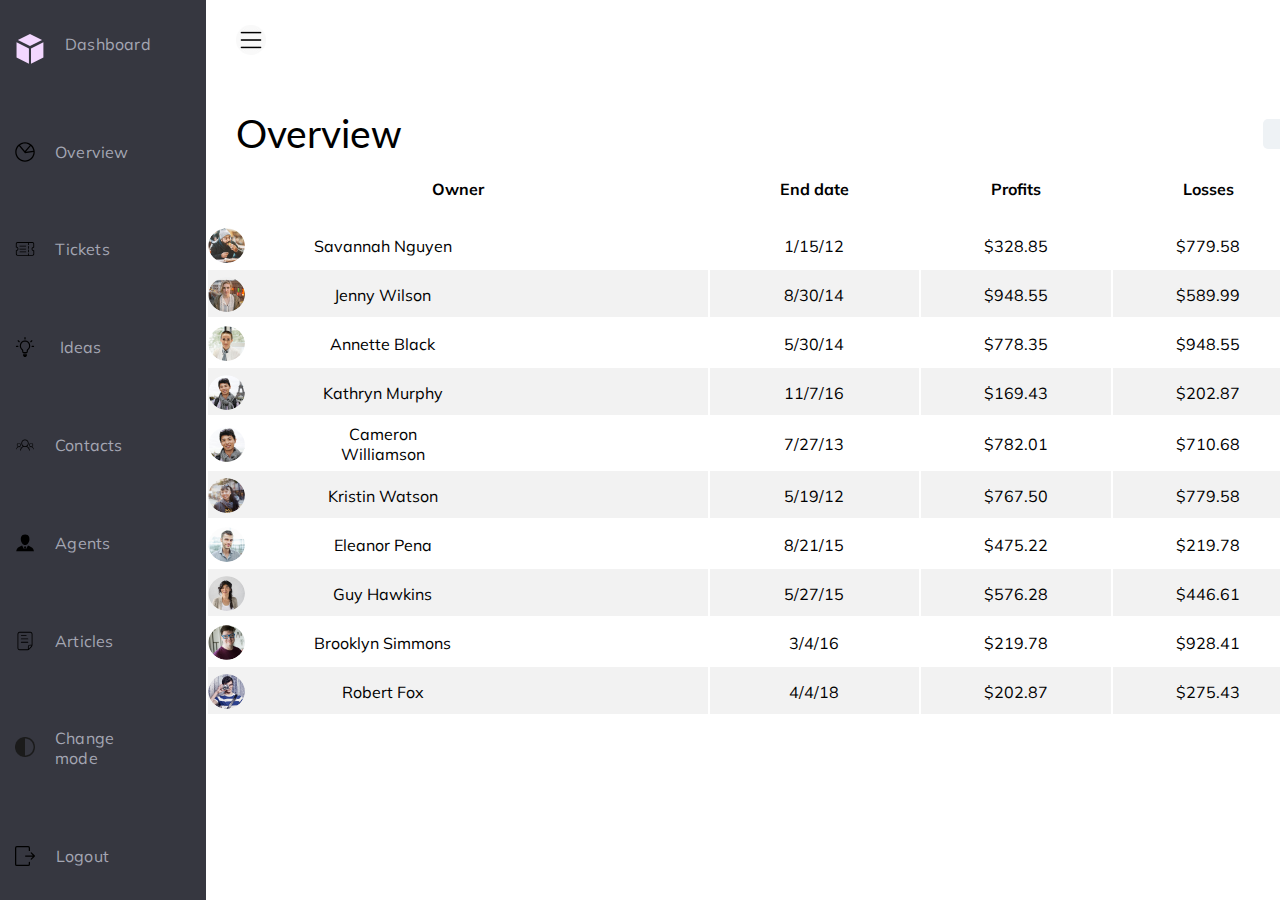
<file: index.html>
<!DOCTYPE html>
<html lang="en">
  <head>
    <meta charset="UTF-8" />
    <meta http-equiv="X-UA-Compatible" content="IE=edge" />
    <meta name="viewport" content="width=device-width, initial-scale=1.0" />
    <title>Dashboard</title>
    <link rel="stylesheet" href="./css/style.css" />
  </head>
  <body>
    <div class="dashboard">
      <aside class="aside">
        <div class="dash ower">
          <img src="./img/Logo.svg" alt="logo" />
          <span>Dashboard</span>
        </div>
        <div class="ower wiew">
          <img src="./img/overview-19.svg" alt="logo" /> <span>Overview</span>
        </div>
        <div class="ower tis">
          <img src="./img/ticket-12.svg" alt="ticket" /><span>Tickets</span>
        </div>
        <div class="idea ower">
          <img src="./img/idea-11.svg" alt="idea" /><span>Ideas</span>
        </div>
        <div class="contact ower">
          <img src="./img/contact-list-1.svg" alt="" /><span>Contacts</span>
        </div>
        <div class="agent ower">
          <img src="./img/agent-11.svg" alt="" /><span>Agents</span>
        </div>
        <div class="arti ower">
          <img src="./img/article-34.svg" alt="" /><span>Articles</span>
        </div>
        <div class="change ower switch">
          <button>
            <img class="switch" src="./img/dark.png" alt="theme-light-dark" />
          </button>
          <span>Change mode</span>
        </div>
        <div class="out ower">
          <img src="./img/logout-10.svg" alt="" /><span>Logout</span>
        </div>
      </aside>
      <div class="hamburger">
        <div class="hamb">
          <img src="./img/hamburg.png" alt="" />
          <div class="jon">
            <p>Jones Ferdinand</p>
            <img src="./img/Dashboard/header/avatar/man/m header.png" alt="" />
          </div>
        </div>
        <div class="ow">
          <p>Overview</p>
          <div class="div">
            <button id="btn"><img src="./img/Vector.svg" alt="" /></button>
            <button class="btn">Add</button>
          </div>
        </div>
        <table>
          <thead>
            <tr>
              <th>Owner</th>
              <th>End date</th>
              <th>Profits</th>
              <th>Losses</th>
              <th>Phone</th>
            </tr>
          </thead>
          <tbody>
            <tr>
              <td id="imgs">
                <img src="./img/Ellipse 1.png" alt="rasm" />
                <p>Savannah Nguyen</p>
              </td>
              <td>1/15/12</td>
              <td>$328.85</td>
              <td>$779.58</td>
              <td>(603) 555-0123</td>
            </tr>
            <tr>
              <td id="imgs">
                <img src="./img/Ellipse 2.png" alt="rasm" />
                <p>Jenny Wilson</p>
              </td>
              <td>8/30/14</td>
              <td>$948.55</td>
              <td>$589.99</td>
              <td>(629) 555-0129</td>
            </tr>
            <tr>
              <td id="imgs">
                <img src="./img/Ellipse 3.png" alt="rasm" />
                <p>Annette Black</p>
              </td>
              <td>5/30/14</td>
              <td>$778.35</td>
              <td>$948.55</td>
              <td>(308) 555-0121</td>
            </tr>
            <tr>
              <td id="imgs">
                <img src="./img/Ellipse 4.png" alt="rasm" />
                <p>Kathryn Murphy</p>
              </td>
              <td>11/7/16</td>
              <td>$169.43</td>
              <td>$202.87</td>
              <td>(302) 555-0107</td>
            </tr>
            <tr>
              <td id="imgs">
                <img src="./img/Ellipse 5.png" alt="rasm" />
                <p>Cameron Williamson</p>
              </td>
              <td>7/27/13</td>
              <td>$782.01</td>
              <td>$710.68</td>
              <td>(303) 555-0105</td>
            </tr>
            <tr>
              <td id="imgs">
                <img src="./img/Ellipse 6.png" alt="rasm" />
                <p>Kristin Watson</p>
              </td>
              <td>5/19/12</td>
              <td>$767.50</td>
              <td>$779.58</td>
              <td>(225) 555-0118</td>
            </tr>
            <tr>
              <td id="imgs">
                <img src="./img/Ellipse 7.png" alt="rasm" />
                <p>Eleanor Pena</p>
              </td>
              <td>8/21/15</td>
              <td>$475.22</td>
              <td>$219.78</td>
              <td>(205) 555-0100</td>
            </tr>
            <tr>
              <td id="imgs">
                <img src="./img/Ellipse 8.png" alt="rasm" />
                <p>Guy Hawkins</p>
              </td>
              <td>5/27/15</td>
              <td>$576.28</td>
              <td>$446.61</td>
              <td>(207) 555-0119</td>
            </tr>
            <tr>
              <td id="imgs">
                <img src="./img/Ellipse 9.png" alt="rasm" />
                <p>Brooklyn Simmons</p>
              </td>
              <td>3/4/16</td>
              <td>$219.78</td>
              <td>$928.41</td>
              <td>(201) 555-0124</td>
            </tr>
            <tr>
              <td id="imgs">
                <img src="./img/Ellipse 10.png" alt="rasm" />
                <p>Robert Fox</p>
              </td>
              <td>4/4/18</td>
              <td>$202.87</td>
              <td>$275.43</td>
              <td>(684) 555-0102</td>
            </tr>
          </tbody>
        </table>
      </div>
    </div>
    <script src="./js/main.js"></script>
  </body>
</html>
</file>
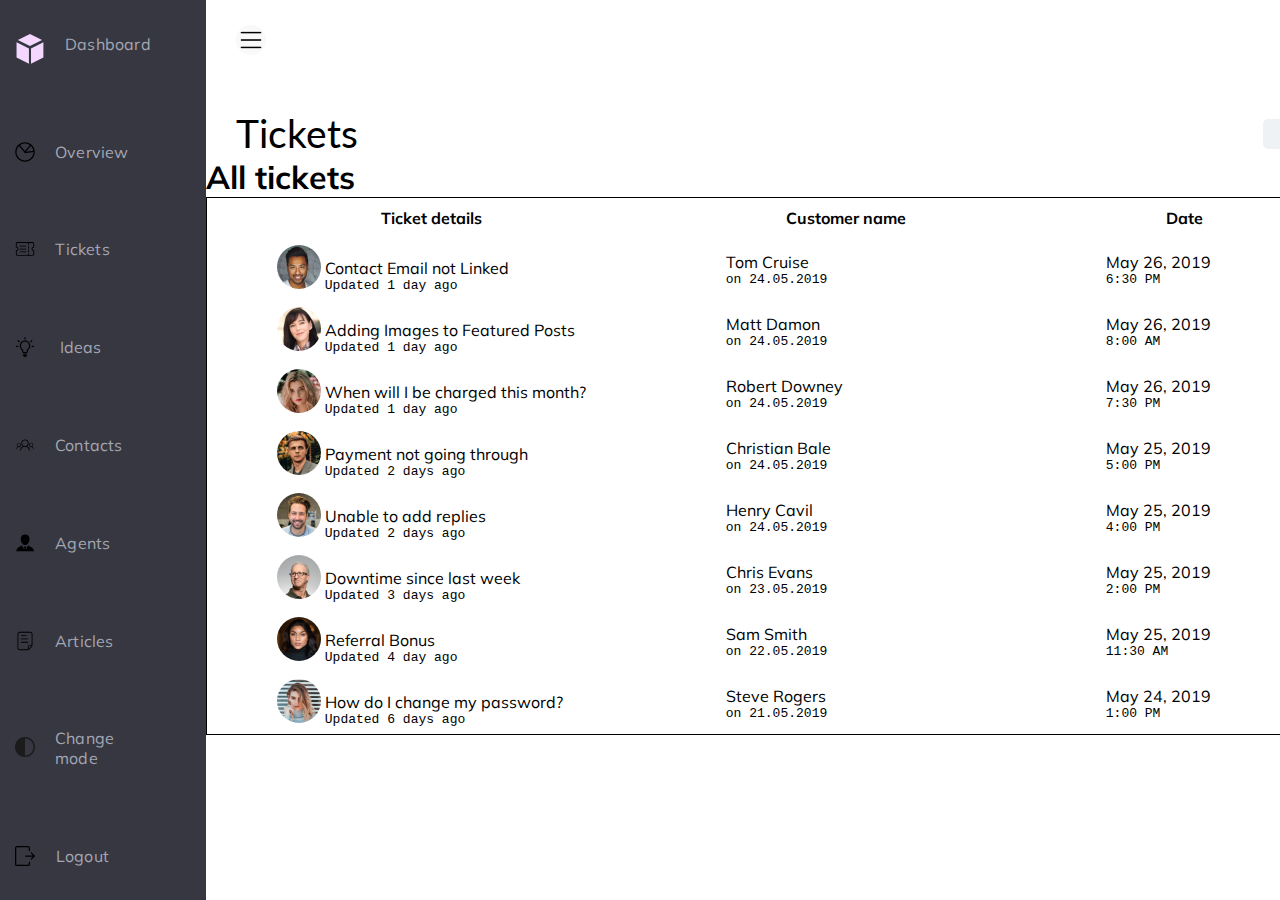
<file: 2page.html>
<!DOCTYPE html>
<html lang="en">
  <head>
    <meta charset="UTF-8" />
    <meta http-equiv="X-UA-Compatible" content="IE=edge" />
    <meta name="viewport" content="width=device-width, initial-scale=1.0" />
    <title>page-2</title>
    <link rel="stylesheet" href="./css/main.css" />
  </head>
  <body>
    <div class="dashboard">
      <aside class="aside">
        <div class="dash ower">
          <img src="./img/Logo.svg" alt="logo" />
          <span>Dashboard</span>
        </div>
        <div class="ower wiew">
          <img src="./img/overview-19.svg" alt="logo" /> <span>Overview</span>
        </div>
        <div class="ower tis">
          <img src="./img/ticket-12.svg" alt="ticket" /><span>Tickets</span>
        </div>
        <div class="idea ower">
          <img src="./img/idea-11.svg" alt="idea" /><span>Ideas</span>
        </div>
        <div class="contact ower">
          <img src="./img/contact-list-1.svg" alt="" /><span>Contacts</span>
        </div>
        <div class="agent ower">
          <img src="./img/agent-11.svg" alt="" /><span>Agents</span>
        </div>
        <div class="arti ower">
          <img src="./img/article-34.svg" alt="" /><span>Articles</span>
        </div>
        <div class="change ower switch">
          <button>
            <img class="switch" src="./img/dark.png" alt="theme-light-dark" />
          </button>
          <span>Change mode</span>
        </div>
        <div class="out ower">
          <img src="./img/logout-10.svg" alt="" /><span>Logout</span>
        </div>
      </aside>
      <div class="hamburger">
        <div class="hamb">
          <img src="./img/hamburg.png" alt="" />
          <div class="jon">
            <p>Jones Ferdinand</p>
            <img src="./img/Dashboard/header/avatar/man/m header.png" alt="" />
          </div>
        </div>
        <div class="ow">
          <p>Tickets</p>
          <div class="div">
            <button id="btn"><img src="./img/Vector.svg" alt="" /></button>
            <button class="btn">Add</button>
          </div>
        </div>
        <table style="border: 1px solid black">
          <thead>
            <tr id=" thead">
              <h1>All tickets</h1>
              <th>Ticket details</th>
              <th>Customer name</th>
              <th>Date</th>
              <th>Priority</th>
            </tr>
          </thead>
          <tbody>
            <tr>
              <td id=" all">
                <img
                  src="./img/Dashboard (1)/table/ticket/avatar/man/m 5.png"
                  alt="rasm"
                />
                <div>
                  <p>Contact Email not Linked</p>

                  <pre>Updated 1 day ago</pre>
                </div>
              </td>
              <td>
                <p>Tom Cruise</p>
                <pre>on 24.05.2019</pre>
              </td>
              <td>
                <p>May 26, 2019</p>
                <pre>6:30 PM</pre>
              </td>
              <td>
                <button class="bir">High</button>
                <img src="./img/Vector.svg" alt="" />
              </td>
            </tr>
            <tr>
              <td id=" all">
                <img
                  src="./img/Dashboard (2)/table/ticket/avatar/woman/w 5.png"
                  alt="rasm"
                />
                <div>
                  <p>Adding Images to Featured Posts</p>
                  <pre>Updated 1 day ago</pre>
                </div>
              </td>
              <td>
                <p>Matt Damon</p>
                <pre>on 24.05.2019</pre>
              </td>
              <td>
                <p>May 26, 2019</p>
                <pre>8:00 AM</pre>
              </td>
              <td>
                <button class="low">low</button
                ><img src="./img/Vector.svg" alt="" />
              </td>
            </tr>
            <tr>
              <td id=" all">
                <img
                  src="./img/Dashboard (3)/table/ticket/avatar/woman/w 3.png"
                  alt="rasm"
                />
                <div>
                  <p>When will I be charged this month?</p>
                  <pre>Updated 1 day ago</pre>
                </div>
              </td>
              <td>
                <p>Robert Downey</p>
                <pre>on 24.05.2019</pre>
              </td>
              <td>
                <p>May 26, 2019</p>
                <pre>7:30 PM</pre>
              </td>
              <td>
                <button class="bir">HIGH</button
                ><img src="./img/Vector.svg" alt="" />
              </td>
            </tr>
            <tr>
              <td id=" all">
                <img
                  src="./img/Dashboard (4)/table/ticket/avatar/man/m 7.png"
                  alt="rasm"
                />
                <div>
                  <p>Payment not going through</p>
                  <pre>Updated 2 days ago</pre>
                </div>
              </td>
              <td>
                <p>Christian Bale</p>
                <pre>on 24.05.2019</pre>
              </td>
              <td>
                <p>May 25, 2019</p>
                <pre>5:00 PM</pre>
              </td>
              <td>
                <button class="norm">Normal</button
                ><img src="./img/Vector.svg" alt="" />
              </td>
            </tr>
            <tr>
              <td id=" all">
                <img
                  src="./img/Dashboard (5)/table/ticket/avatar/man/m 6.png"
                  alt="rasm"
                />
                <div>
                  <p>Unable to add replies</p>
                  <pre>Updated 2 days ago</pre>
                </div>
              </td>
              <td>
                <p>Henry Cavil</p>
                <pre>on 24.05.2019</pre>
              </td>
              <td>
                <p>May 25, 2019</p>
                <pre>4:00 PM</pre>
              </td>
              <td>
                <button class="bir">High</button>
                <img src="./img/Vector.svg" alt="" />
              </td>
            </tr>
            <tr>
              <td id=" all">
                <img
                  src="./img/Dashboard (6)/table/ticket/avatar/man/m 4.png"
                  alt="rasm"
                />
                <div>
                  <p>Downtime since last week</p>
                  <pre>Updated 3 days ago</pre>
                </div>
              </td>
              <td>
                <p>Chris Evans</p>
                <pre>on 23.05.2019</pre>
              </td>
              <td>
                <p>May 25, 2019</p>
                <pre>2:00 PM</pre>
              </td>
              <td>
                <button class="norm">Normal</button
                ><img src="./img/Vector.svg" alt="" />
              </td>
            </tr>
            <tr>
              <td id=" all">
                <img
                  src="./img/Dashboard (7)/table/ticket/avatar/woman/w 6.png"
                  alt="rasm"
                />
                <div>
                  <p>Referral Bonus</p>
                  <pre>Updated 4 day ago</pre>
                </div>
              </td>
              <td>
                <p>Sam Smith</p>
                <pre>on 22.05.2019</pre>
              </td>
              <td>
                <p>May 25, 2019</p>
                <pre>11:30 AM</pre>
              </td>
              <td>
                <button class="low">low</button
                ><img src="./img/Vector.svg" alt="" />
              </td>
            </tr>
            <tr>
              <td id=" all">
                <img
                  src="./img/Dashboard (8)/table/ticket/avatar/woman/w 7.png"
                  alt="rasm"
                />
                <div>
                  <p>How do I change my password?</p>
                  <pre>Updated 6 days ago</pre>
                </div>
              </td>
              <td>
                <p>Steve Rogers</p>
                <pre>on 21.05.2019</pre>
              </td>
              <td>
                <p>May 24, 2019</p>
                <pre>1:00 PM</pre>
              </td>
              <td>
                <button class="norm">Normal</button
                ><img src="./img/Vector.svg" alt="" />
              </td>
            </tr>
          </tbody>
        </table>
      </div>
    </div>
    <script src="./js/main.js"></script>
  </body>
</html>
</file>
<file: css/style.css>
@import url("https://fonts.googleapis.com/css2?family=Montserrat&family=Mulish&family=Orbitron&family=Poppins&display=swap");

@import url("https://fonts.googleapis.com/css2?family=Lato&family=Montserrat&family=Mulish&family=Orbitron&family=Poppins&display=swap");

* {
  margin: 0;
  padding: 0;
  box-sizing: border-box;
}

body {
  font-family: "Mulish";
  max-width: 1200px;
}

.dashboard {
  display: grid;
  grid-template-columns: repeat(2, 1fr 1fr);
}

.aside {
  display: grid;
  gap: 10px;
  background: #363740;
  height: 100vh;
  justify-content: center;
  align-items: center;
}
.ower {
  display: grid;
  gap: 20px;
  grid-template-columns: repeat(2, 2fr 2fr);
  font-family: "Mulish";
  font-style: normal;
  font-weight: 400;
  font-size: 16px;
  line-height: 20px;
  letter-spacing: 0.2px;
  color: #a4a6b3;
  padding: 15px;
}
.ower img {
  width: 20px;
  height: 20px;
}

.ower:hover {
  background: #9fa2b4;
  opacity: 0.76;
}

.ower span:hover {
  font-family: "Mulish";
  font-style: normal;
  font-weight: 400;
  font-size: 16px;
  line-height: 20px;
  letter-spacing: 0.2px;
  color: #ced5fe;
}

.contact img {
  width: 20px;
  height: 20px;
}

.change img {
  width: 20px;
  height: 20px;
}

.change button {
  border: none;
  outline: none;
  background: transparent;
  cursor: pointer;
}

.dash img {
  width: 30px;
  height: 30px;
}

.hamb img {
  width: 30px;
  height: 30px;
  background-color: transparent;
  border-radius: 50%;
}

.jon img {
  width: 30px;
  height: 30px;
  border-radius: 50%;
}

.hamb {
  display: grid;
  grid-template-columns: repeat(2, 1fr 1fr);
  justify-content: center;
  align-items: center;
  gap: 1050px;
  padding-left: 30px;
  padding-top: 20px;
}

.jon {
  display: grid;
  grid-template-columns: repeat(2, 1fr 1fr);
  gap: 15px;
}
.ow {
  display: grid;
  grid-template-columns: repeat(2, 1fr 1fr);
  margin-top: 50px;
  padding-left: 30px;
  gap: 850px;
}

.div {
  display: grid;
  grid-template-columns: repeat(2, 1fr 1fr);
  justify-content: center;
  align-items: center;
  gap: 30px;
}

#btn {
  width: 80px;
  height: 30px;
  background: #eef2f5;
  border: none;
  border-radius: 5px;
  cursor: pointer;
}

.btn {
  width: 80px;
  height: 30px;

  border: none;
  border-radius: 5px;
  background: #10cd45;
  border-radius: 5px;
  color: white;
  cursor: pointer;
}

.ow p {
  font-family: "Lato";
  font-style: normal;
  font-weight: 400;
  font-size: 39px;
  line-height: 47px;
  color: #000000;
}

.close .ower span,
.close .item span {
  display: none;
}

table thead tr th {
  padding: 20px 70px;
}

tbody tr td {
  /* border-collapse: separate; */
  text-align: center;
  vertical-align: middle;
  padding-top: 7px;
  padding-bottom: 5px;
}
tr:nth-child(even) {
  background-color: #f2f2f2;
}

#imgs {
  display: grid;
  justify-content: center;
  align-items: center;
  grid-template-columns: repeat(2, 100px 150px);
}

tr img {
  border-radius: 50%;
}
#thead {
  padding: 10px 100px;
}

#all h1,
#all th {
  width: 200px;
}

thead tr h1 {
  padding-left: 40px;
  display: block;
}
</file>
<file: css/main.css>
@import url("https://fonts.googleapis.com/css2?family=Montserrat&family=Mulish&family=Orbitron&family=Poppins&display=swap");

@import url("https://fonts.googleapis.com/css2?family=Lato&family=Montserrat&family=Mulish&family=Orbitron&family=Poppins&display=swap");

* {
  margin: 0;
  padding: 0;
  box-sizing: border-box;
}

body {
  font-family: "Mulish";
  max-width: 1200px;
}

.dashboard {
  display: grid;
  grid-template-columns: repeat(2, 1fr 1fr);
}

.aside {
  display: grid;
  gap: 10px;
  background: #363740;
  height: 100vh;
  justify-content: center;
  align-items: center;
}
.ower {
  display: grid;
  gap: 20px;
  grid-template-columns: repeat(2, 2fr 2fr);
  font-family: "Mulish";
  font-style: normal;
  font-weight: 400;
  font-size: 16px;
  line-height: 20px;
  letter-spacing: 0.2px;
  color: #a4a6b3;
  padding: 15px;
}
.ower img {
  width: 20px;
  height: 20px;
}

.ower:hover {
  background: #9fa2b4;
  opacity: 0.76;
}

.ower span:hover {
  font-family: "Mulish";
  font-style: normal;
  font-weight: 400;
  font-size: 16px;
  line-height: 20px;
  letter-spacing: 0.2px;
  color: #ced5fe;
}

.contact img {
  width: 20px;
  height: 20px;
}

.change img {
  width: 20px;
  height: 20px;
}

.change button {
  border: none;
  outline: none;
  background: transparent;
  cursor: pointer;
}

.dash img {
  width: 30px;
  height: 30px;
}

.hamb img {
  width: 30px;
  height: 30px;
  background-color: transparent;
  border-radius: 50%;
}

.jon img {
  width: 30px;
  height: 30px;
  border-radius: 50%;
}

.hamb {
  display: grid;
  grid-template-columns: repeat(2, 1fr 1fr);
  justify-content: center;
  align-items: center;
  gap: 1050px;
  padding-left: 30px;
  padding-top: 20px;
}

.jon {
  display: grid;
  grid-template-columns: repeat(2, 1fr 1fr);
  gap: 15px;
}
.ow {
  display: grid;
  grid-template-columns: repeat(2, 1fr 1fr);
  margin-top: 50px;
  padding-left: 30px;
  gap: 850px;
}

.div {
  display: grid;
  grid-template-columns: repeat(2, 1fr 1fr);
  justify-content: center;
  align-items: center;
  gap: 30px;
}

#btn {
  width: 80px;
  height: 30px;
  background: #eef2f5;
  border: none;
  border-radius: 5px;
  cursor: pointer;
}

.btn {
  width: 80px;
  height: 30px;

  border: none;
  border-radius: 5px;
  background: #10cd45;
  border-radius: 5px;
  color: white;
  cursor: pointer;
}

.ow p {
  font-family: "Lato";
  font-style: normal;
  font-weight: 400;
  font-size: 39px;
  line-height: 47px;
  color: #000000;
}

.close .ower span,
.close .item span {
  display: none;
}

/* thead tr th {
  padding: 10px 100px;
}

tbody tr td {
  padding: 7px 100px;
  border-collapse: collapse;
}

tbody tr {
  display: grid;
  grid-template-columns: repeat(5, 300px);
  grid-template-rows: 2;
}

tbody tr td {
  display: grid;
  grid-template-columns: repeat(2, 80px 200px);
  grid-template-rows: repeat(2, 30px 30px);
}

tbody tr td img {
  grid-row: 1 / span 2;
  border-radius: 50%;
}

tr:first-child p,
pre {
  display: inline-block;
} */

thead tr th {
  padding: 10px 130px;
}

tbody tr td {
  padding: 7px 70px;
}

tbody tr td img {
  border-radius: 50%;
}

tbody tr td div {
  display: inline-block;
}

table {
  border-collapse: collapse;
}

.bir {
  background: #f12b2c;
  border-radius: 20px;
  padding: 5px 20px;
  border: none;
  margin-right: 10px;
  color: white;
}

.low {
  background: #fec400;
  border-radius: 20px;
  padding: 5px 20px;
  border: none;
  margin-right: 25px;
  color: white;
}

.norm {
  background-color: #29cc97;
  border-radius: 20px;
  padding: 5px 20px;
  border: none;
  margin-right: 10px;
  color: white;
}

tbody tr:hover {
  background: #d3d7f0;
  opacity: 0.6;
  cursor: pointer;
  .bir {
    background-color: #f12b2c;
  }
  .norm {
    background: #29cc97;
  }
  .low {
    background: #fec400;
  }
}
</file>
